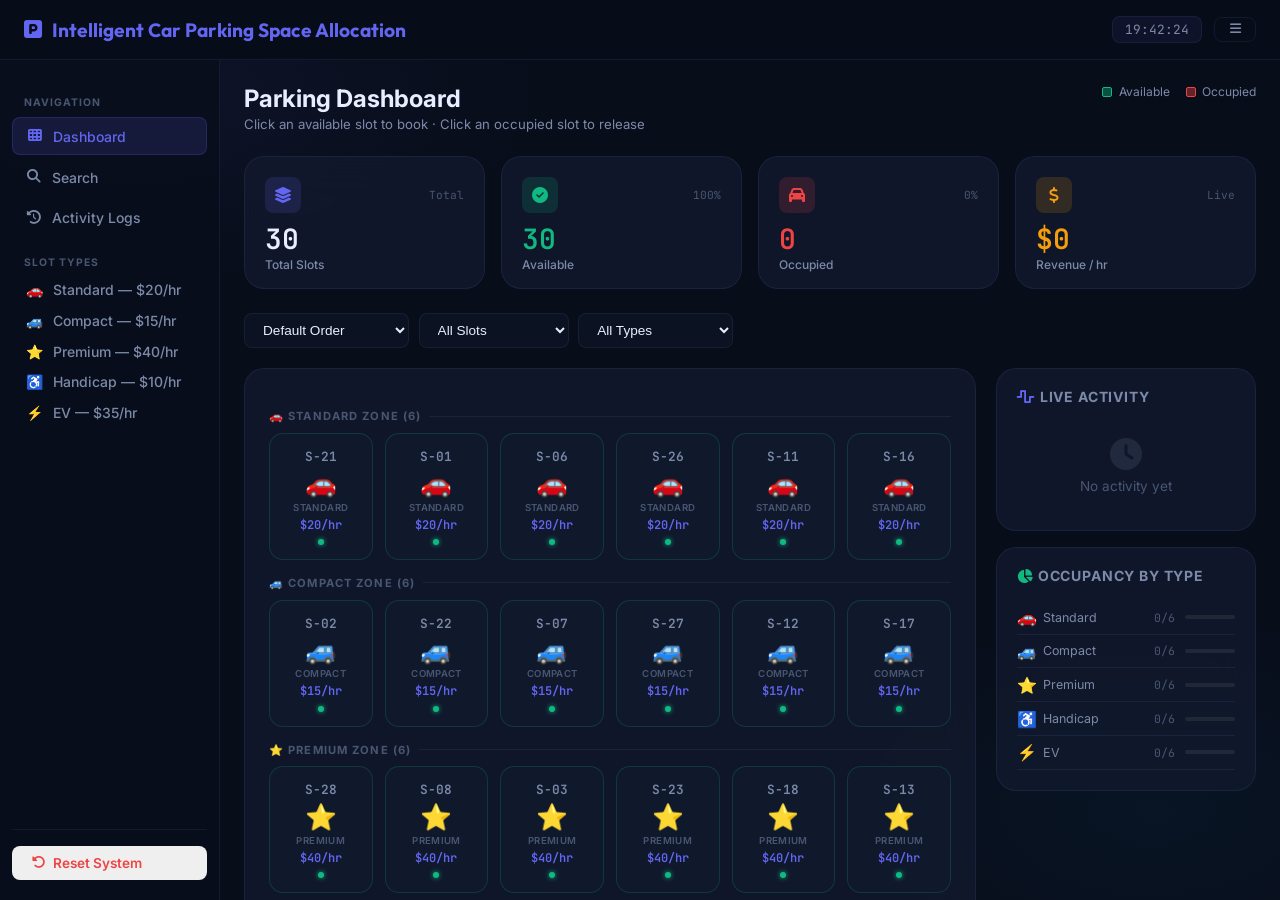
<file: index.html>
<!DOCTYPE html>
<html lang="en">

<head>
    <!-- Course Outcome 5: SEO Meta Tags, Optimization, Deployment -->
    <meta charset="UTF-8">
    <meta name="viewport" content="width=device-width, initial-scale=1.0">
    <title>Intelligent Car Parking Space Allocation — Parking Dashboard</title>
    <link rel="stylesheet" href="css/style.css">
    <link rel="stylesheet" href="https://cdnjs.cloudflare.com/ajax/libs/font-awesome/6.5.0/css/all.min.css">
</head>

<body>
    <div class="app-shell">

        <!-- Course Outcome 1: HTML Document Structure (Headings, Links, Paragraphs) -->
        <!-- Top Bar -->
        <header class="topbar">
            <div class="topbar-logo">
                <i class="fas fa-square-parking"></i> Intelligent Car Parking Space Allocation
            </div>
            <div class="topbar-right">
                <span class="topbar-time" id="liveClock">—</span>
                <button class="topbar-btn" id="mobileMenuBtn"><i class="fas fa-bars"></i></button>
            </div>
        </header>

        <!-- Course Outcome 2: Semantic HTML, Accessibility, Responsive Layouts -->
        <!-- Sidebar -->
        <!-- Course Outcome 1: HTML Links, paragraphs, semantic structure -->
        <!-- Course Outcome 2: Semantic tags (nav, main, section), Accessibility -->
        <nav class="sidebar" id="sidebar">
            <span class="sidebar-section-label">Navigation</span>
            <a href="index.html" class="sidebar-link active"><i class="fas fa-table-cells"></i> Dashboard</a>
            <a href="search.html" class="sidebar-link"><i class="fas fa-magnifying-glass"></i> Search</a>
            <a href="logs.html" class="sidebar-link"><i class="fas fa-clock-rotate-left"></i> Activity Logs</a>

            <span class="sidebar-section-label">Slot Types</span>
            <div class="sidebar-link" style="cursor:default; padding-top:0.3rem; padding-bottom:0.3rem;">
                <span>🚗</span> Standard — $20/hr
            </div>
            <div class="sidebar-link" style="cursor:default; padding-top:0.3rem; padding-bottom:0.3rem;">
                <span>🚙</span> Compact — $15/hr
            </div>
            <div class="sidebar-link" style="cursor:default; padding-top:0.3rem; padding-bottom:0.3rem;">
                <span>⭐</span> Premium — $40/hr
            </div>
            <div class="sidebar-link" style="cursor:default; padding-top:0.3rem; padding-bottom:0.3rem;">
                <span>♿</span> Handicap — $10/hr
            </div>
            <div class="sidebar-link" style="cursor:default; padding-top:0.3rem; padding-bottom:0.3rem;">
                <span>⚡</span> EV — $35/hr
            </div>

            <div class="sidebar-bottom">
                <button class="sidebar-link btn" id="resetAll" style="width:100%; color:var(--danger);">
                    <i class="fas fa-rotate-left"></i> Reset System
                </button>
            </div>
        </nav>

        <!-- Main Content -->
        <main class="main-content">
            <div class="page-header">
                <div>
                    <div class="page-title">Parking Dashboard</div>
                    <div class="page-subtitle">Click an available slot to book · Click an occupied slot to release</div>
                </div>
                <div class="legend">
                    <div class="legend-item">
                        <div class="legend-dot available"></div> Available
                    </div>
                    <div class="legend-item">
                        <div class="legend-dot occupied"></div> Occupied
                    </div>
                </div>
            </div>

            <!-- Stats -->
            <div class="stats-row">
                <div class="stat-card card">
                    <div class="stat-icon-row">
                        <div class="stat-icon blue"><i class="fas fa-layer-group"></i></div>
                        <span class="stat-trend">Total</span>
                    </div>
                    <div class="stat-val" id="statTotal">30</div>
                    <div class="stat-lbl">Total Slots</div>
                </div>
                <div class="stat-card card">
                    <div class="stat-icon-row">
                        <div class="stat-icon green"><i class="fas fa-circle-check"></i></div>
                        <span class="stat-trend" id="statAvailPct">—%</span>
                    </div>
                    <div class="stat-val" id="statAvail" style="color:var(--accent);">0</div>
                    <div class="stat-lbl">Available</div>
                </div>
                <div class="stat-card card">
                    <div class="stat-icon-row">
                        <div class="stat-icon red"><i class="fas fa-car"></i></div>
                        <span class="stat-trend" id="statOccupiedPct">—%</span>
                    </div>
                    <div class="stat-val" id="statOccupied" style="color:var(--danger);">0</div>
                    <div class="stat-lbl">Occupied</div>
                </div>
                <div class="stat-card card">
                    <div class="stat-icon-row">
                        <div class="stat-icon yellow"><i class="fas fa-dollar-sign"></i></div>
                        <span class="stat-trend">Live</span>
                    </div>
                    <div class="stat-val" id="statRevenue" style="color:var(--warning);">$0</div>
                    <div class="stat-lbl">Revenue / hr</div>
                </div>
            </div>

            <!-- Course Outcome 2: Forms, Form elements, Input Handling -->
            <!-- Toolbar -->
            <div class="toolbar">
                <select id="sortSelect" class="form-control" style="width:165px;">
                    <option value="">Default Order</option>
                    <option value="price-asc">Price: Low → High</option>
                    <option value="price-desc">Price: High → Low</option>
                    <option value="id-asc">Slot ID: A → Z</option>
                    <option value="type-asc">Type: A → Z</option>
                </select>
                <select id="filterSelect" class="form-control" style="width:150px;">
                    <option value="">All Slots</option>
                    <option value="available">Available Only</option>
                    <option value="occupied">Occupied Only</option>
                </select>
                <select id="typeFilter" class="form-control" style="width:155px;">
                    <option value="">All Types</option>
                    <option value="Standard">Standard</option>
                    <option value="Compact">Compact</option>
                    <option value="Premium">Premium</option>
                    <option value="Handicap">Handicap</option>
                    <option value="EV">EV Charging</option>
                </select>
            </div>

            <!-- Lot Grid + Right Panel -->
            <div class="lot-section">
                <section class="card" style="padding:1.5rem;">
                    <div id="slotGrid"></div>
                </section>

                <aside style="display:flex; flex-direction:column; gap:1rem;">
                    <div class="card panel">
                        <h3><i class="fas fa-wave-square" style="color:var(--primary);"></i> Live Activity</h3>
                        <div class="log-list" id="sidebarLogs">
                            <div class="empty-state" style="padding:1.5rem 0;">
                                <i class="fas fa-clock"></i>
                                <p>No activity yet</p>
                            </div>
                        </div>
                    </div>
                    <div class="card panel">
                        <h3><i class="fas fa-chart-pie" style="color:var(--accent);"></i> Occupancy by Type</h3>
                        <div id="typeBreakdown"></div>
                    </div>
                </aside>
            </div>
        </main>
    </div>

    <!-- Course Outcome 2: Advanced input attributes, Forms validation -->
    <!-- Booking Modal -->
    <div class="modal-overlay" id="bookingModal">
        <div class="modal card">
            <div class="modal-header">
                <h2 id="modalTitle">Book Slot</h2>
                <button class="modal-close" id="closeBooking"><i class="fas fa-xmark"></i></button>
            </div>
            <div class="slot-info-box" id="bookingSlotInfo"></div>
            <div class="form-group">
                <label class="form-label">Vehicle Plate Number *</label>
                <input type="text" id="plateInput" class="form-control" placeholder="e.g. MH-12-AB-3456" maxlength="15"
                    style="width:100%;">
            </div>
            <div class="form-group">
                <label class="form-label">Owner Name</label>
                <input type="text" id="ownerInput" class="form-control" placeholder="e.g. Rahul Sharma"
                    style="width:100%;">
            </div>
            <div class="modal-footer">
                <button class="btn btn-ghost" id="cancelBooking">Cancel</button>
                <button class="btn btn-primary" id="confirmBooking"><i class="fas fa-check"></i> Confirm
                    Booking</button>
            </div>
        </div>
    </div>

    <!-- Release Modal -->
    <div class="modal-overlay" id="releaseModal">
        <div class="modal card">
            <div class="modal-header">
                <h2>Release Slot</h2>
                <button class="modal-close" id="closeRelease"><i class="fas fa-xmark"></i></button>
            </div>
            <div class="slot-info-box" id="releaseSlotInfo"
                style="border-color:rgba(239,68,68,0.2);background:rgba(239,68,68,0.05);"></div>
            <div class="modal-footer">
                <button class="btn btn-ghost" id="cancelRelease">Cancel</button>
                <button class="btn btn-danger" id="confirmRelease"><i class="fas fa-lock-open"></i> Release
                    Slot</button>
            </div>
        </div>
    </div>

    <div id="toast-wrap" class="toast-wrap"></div>
    <script src="js/nav.js"></script>
    <script type="module" src="js/dashboard.js"></script>
</body>

</html>
</file>
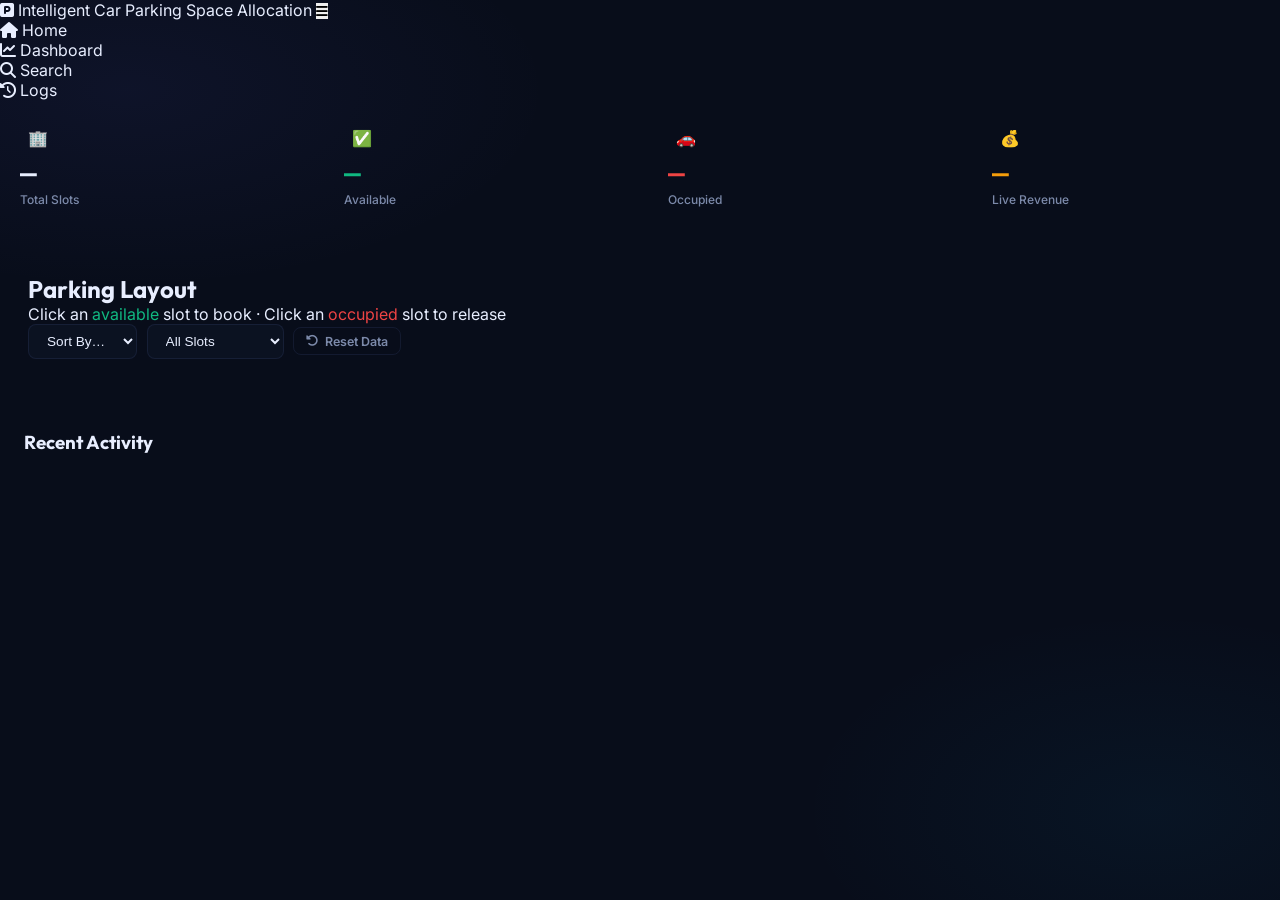
<file: dashboard.html>
<!DOCTYPE html>
<html lang="en">

<head>
    <!-- Course Outcome 5: SEO meta tags -->
    <meta charset="UTF-8">
    <meta name="viewport" content="width=device-width, initial-scale=1.0">
    <title>Intelligent Car Parking Space Allocation — Dashboard</title>
    <meta name="description" content="Manage parking slots in real time. Book, release, and sort slots with one click.">
    <link rel="stylesheet" href="css/style.css">
    <link rel="stylesheet" href="https://cdnjs.cloudflare.com/ajax/libs/font-awesome/6.5.0/css/all.min.css">
</head>

<body>    <!-- Course Outcome 1: HTML Navigation links -->
    <!-- Course Outcome 2: Semantic HTML tags (nav), Accessibility attributes (aria-label) -->    <!-- ── Navbar ─────────────────────────────────────── -->
    <nav class="navbar">
        <a href="index.html" class="nav-logo">
            <i class="fas fa-square-parking"></i> Intelligent Car Parking Space Allocation
        </a>
        <button class="nav-toggle" id="navToggle" aria-label="Toggle menu">
            <i class="fas fa-bars"></i>
        </button>
        <ul class="nav-links" id="navLinks">
            <li><a href="index.html" class="nav-link"><i class="fas fa-house"></i> Home</a></li>
            <li><a href="dashboard.html" class="nav-link active"><i class="fas fa-chart-line"></i> Dashboard</a></li>
            <li><a href="search.html" class="nav-link"><i class="fas fa-magnifying-glass"></i> Search</a></li>
            <li><a href="logs.html" class="nav-link"><i class="fas fa-clock-rotate-left"></i> Logs</a></li>
        </ul>
    </nav>

    <!-- ── Page Content ───────────────────────────────── -->
    <div class="page-wrap">
        <!-- Course Outcome 2: Comprehensive CSS Layouts (Flexbox, CSS Grid) -->
        <!-- Stats Row -->
        <div class="stats-row" id="statsRow">
            <div class="stat-card glass">
                <div class="stat-icon">🏢</div>
                <div class="stat-val" id="statTotal">—</div>
                <div class="stat-lbl">Total Slots</div>
            </div>
            <div class="stat-card glass">
                <div class="stat-icon" style="color:var(--accent);">✅</div>
                <div class="stat-val" id="statAvail" style="color:var(--accent);">—</div>
                <div class="stat-lbl">Available</div>
            </div>
            <div class="stat-card glass">
                <div class="stat-icon" style="color:var(--danger);">🚗</div>
                <div class="stat-val" id="statOccupied" style="color:var(--danger);">—</div>
                <div class="stat-lbl">Occupied</div>
            </div>
            <div class="stat-card glass">
                <div class="stat-icon" style="color:var(--warning);">💰</div>
                <div class="stat-val" id="statRevenue" style="color:var(--warning);">—</div>
                <div class="stat-lbl">Live Revenue</div>
            </div>
        </div>

        <!-- Dashboard Layout -->
        <div class="dash-layout">
            <!-- Main: Slot Grid -->
            <section class="glass" style="padding: 1.75rem;">
                <h2 class="section-title">Parking Layout</h2>
                <p class="section-sub">Click an <span style="color:var(--accent)">available</span> slot to book · Click
                    an <span style="color:var(--danger)">occupied</span> slot to release</p>

                <!-- Toolbar -->
                <div class="toolbar">
                    <select id="sortField" class="form-control" style="max-width:160px;">
                        <option value="">Sort By…</option>
                        <option value="price-asc">Price ↑</option>
                        <option value="price-desc">Price ↓</option>
                        <option value="id-asc">ID ↑</option>
                        <option value="type-asc">Type A–Z</option>
                    </select>
                    <select id="filterStatus" class="form-control" style="max-width:150px;">
                        <option value="">All Slots</option>
                        <option value="available">Available only</option>
                        <option value="occupied">Occupied only</option>
                    </select>
                    <button class="btn btn-ghost btn-sm" id="resetBtn">
                        <i class="fas fa-rotate-left"></i> Reset Data
                    </button>
                </div>

                <!-- Grid -->
                <!-- Course Outcome 2: Semantic sections for responsive layout -->
                <div class="slot-grid" id="slotGrid">
                    <!-- injected by dashboard.js -->
                </div>
            </section>

            <!-- Sidebar: recent logs -->
            <aside class="dash-sidebar">
                <div class="glass" style="padding:1.5rem;">
                    <h3 class="section-title" style="margin-bottom:1rem;">Recent Activity</h3>
                    <div class="log-list" id="sidebarLogs">
                        <!-- injected by dashboard.js -->
                    </div>
                </div>
            </aside>
        </div>
    </div>
    <!-- Course Outcome 2: Forms with validation (input elements, labels) -->
    <!-- Course Outcome 2: Semantic form structure and accessibility (form-label, form-control) -->    <!-- ── Booking Modal ───────────────────────────────── -->
    <div class="modal-overlay" id="bookingModal">
        <div class="modal glass">
            <div class="modal-header">
                <h2 id="modalTitle">Book Slot</h2>
                <button class="modal-close" id="closeModal"><i class="fas fa-xmark"></i></button>
            </div>

            <div id="modalSlotInfo"
                style="margin-bottom:1.25rem; padding:1rem; border-radius:var(--radius); background:rgba(99,102,241,0.07); border:1px solid rgba(99,102,241,0.15); font-size:0.875rem; color:var(--text-muted);">
            </div>

            <div class="form-group">
                <label class="form-label" for="carNumber">Vehicle Plate Number *</label>
                <input type="text" id="carNumber" class="form-control" placeholder="e.g. MH-12-AB-3456" maxlength="15">
            </div>
            <div class="form-group">
                <label class="form-label" for="ownerName">Owner Name</label>
                <input type="text" id="ownerName" class="form-control" placeholder="e.g. Rahul Sharma">
            </div>

            <div class="modal-footer">
                <button class="btn btn-ghost" id="cancelBooking">Cancel</button>
                <button class="btn btn-primary" id="confirmBooking">
                    <i class="fas fa-check"></i> Confirm Booking
                </button>
            </div>
        </div>
    </div>

    <!-- ── Release Confirm Modal ──────────────────────── -->
    <div class="modal-overlay" id="releaseModal">
        <div class="modal glass">
            <div class="modal-header">
                <h2>Release Slot</h2>
                <button class="modal-close" id="closeRelease"><i class="fas fa-xmark"></i></button>
            </div>
            <p style="margin-bottom:1.25rem; color:var(--text-muted); font-size:0.9rem;">
                Are you sure you want to free up this slot?
            </p>
            <div id="releaseSlotInfo"
                style="margin-bottom:1.25rem; padding:1rem; border-radius:var(--radius); background:rgba(239,68,68,0.07); border:1px solid rgba(239,68,68,0.2); font-size:0.875rem;">
            </div>
            <div class="modal-footer">
                <button class="btn btn-ghost" id="cancelRelease">Cancel</button>
                <button class="btn btn-danger" id="confirmRelease">
                    <i class="fas fa-lock-open"></i> Release Slot
                </button>
            </div>
        </div>
    </div>

    <div id="toast-wrap" class="toast-wrap"></div>
    <script src="js/nav.js"></script>
    <script type="module" src="js/dashboard.js"></script>
</body>

</html>
</file>
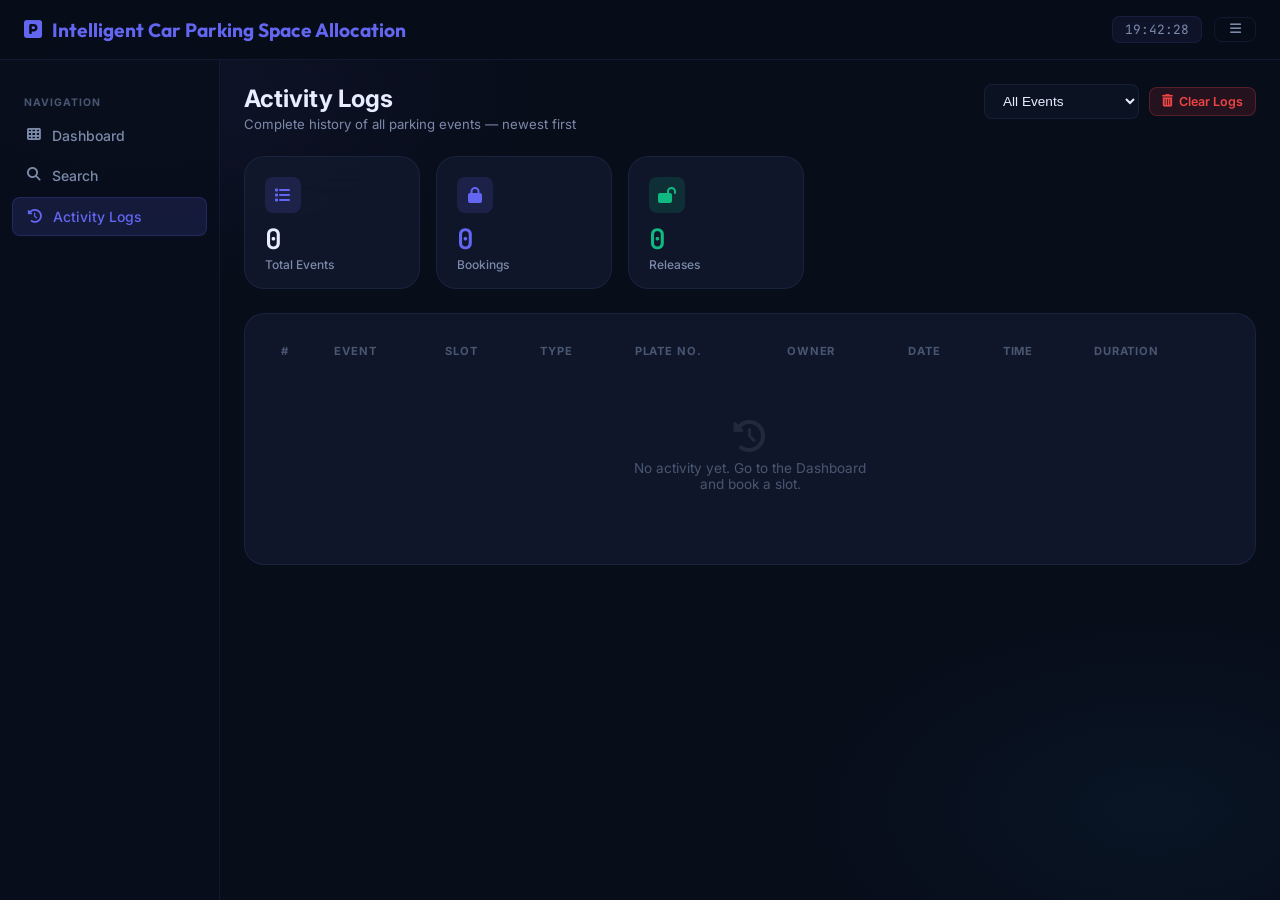
<file: logs.html>
<!DOCTYPE html>
<html lang="en">

<head>
    <!-- Course Outcome 5: SEO Meta Tags, Optimization, Deployment -->
    <meta charset="UTF-8">
    <meta name="viewport" content="width=device-width, initial-scale=1.0">
    <title>Intelligent Car Parking Space Allocation — Activity Logs</title>
    <meta name="description" content="View complete activity logs of all parking slot bookings and releases with timestamps and car numbers.">
    <link rel="stylesheet" href="css/style.css">
    <link rel="stylesheet" href="https://cdnjs.cloudflare.com/ajax/libs/font-awesome/6.5.0/css/all.min.css">
</head>

<body>
    <!-- Course Outcome 2: Semantic HTML Tags & Accessibility -->
    <!-- Semantic structure: <header>, <nav>, <main> for better document structure and accessibility -->
    <div class="app-shell">

        <header class="topbar">
            <div class="topbar-logo"><i class="fas fa-square-parking"></i> Intelligent Car Parking Space Allocation
            </div>
            <div class="topbar-right">
                <span class="topbar-time" id="liveClock">—</span>
                <button class="topbar-btn" id="mobileMenuBtn"><i class="fas fa-bars"></i></button>
            </div>
        </header>

        <nav class="sidebar" id="sidebar">
            <span class="sidebar-section-label">Navigation</span>
            <a href="index.html" class="sidebar-link"><i class="fas fa-table-cells"></i> Dashboard</a>
            <a href="search.html" class="sidebar-link"><i class="fas fa-magnifying-glass"></i> Search</a>
            <a href="logs.html" class="sidebar-link active"><i class="fas fa-clock-rotate-left"></i> Activity Logs</a>
        </nav>

        <main class="main-content">
            <div class="page-header">
                <div>
                    <div class="page-title">Activity Logs</div>
                    <div class="page-subtitle">Complete history of all parking events — newest first</div>
                </div>
                <div style="display:flex; gap:0.6rem; align-items:center;">
                    <select id="logFilter" class="form-control" style="width:155px;">
                        <option value="">All Events</option>
                        <option value="Booked">Booked only</option>
                        <option value="Released">Released only</option>
                    </select>
                    <button class="btn btn-danger btn-sm" id="clearLogsBtn">
                        <i class="fas fa-trash-can"></i> Clear Logs
                    </button>
                </div>
            </div>

            <!-- Stats -->
            <div class="stats-row" style="grid-template-columns:repeat(3,1fr); max-width:560px; margin-bottom:1.5rem;">
                <div class="stat-card card">
                    <div class="stat-icon-row">
                        <div class="stat-icon blue"><i class="fas fa-list"></i></div>
                    </div>
                    <div class="stat-val" id="logTotal">0</div>
                    <div class="stat-lbl">Total Events</div>
                </div>
                <div class="stat-card card">
                    <div class="stat-icon-row">
                        <div class="stat-icon blue"><i class="fas fa-lock"></i></div>
                    </div>
                    <div class="stat-val" id="logBooked" style="color:var(--primary);">0</div>
                    <div class="stat-lbl">Bookings</div>
                </div>
                <div class="stat-card card">
                    <div class="stat-icon-row">
                        <div class="stat-icon green"><i class="fas fa-lock-open"></i></div>
                    </div>
                    <div class="stat-val" id="logReleased" style="color:var(--accent);">0</div>
                    <div class="stat-lbl">Releases</div>
                </div>
            </div>

            <!-- Course Outcome 2: Semantic & Structured Content (Tables, Semantic tags) -->
            <!-- Table -->
            <section class="card" style="padding:1.5rem; overflow-x:auto;">
                <table class="log-table" id="logTable">
                    <thead>
                        <tr>
                            <th>#</th>
                            <th>Event</th>
                            <th>Slot</th>
                            <th>Type</th>
                            <th>Plate No.</th>
                            <th>Owner</th>
                            <th>Date</th>
                            <th>Time</th>
                            <th>Duration</th>
                        </tr>
                    </thead>
                    <tbody id="logTableBody"></tbody>
                </table>
                <div id="logEmpty" class="empty-state" style="display:none;">
                    <i class="fas fa-clock-rotate-left"></i>
                    <p>No activity yet. Go to the Dashboard and book a slot.</p>
                </div>
            </section>
        </main>
    </div>

    <div id="toast-wrap" class="toast-wrap"></div>
    <script src="js/nav.js"></script>
    <script type="module" src="js/logs.js"></script>
</body>

</html>
</file>
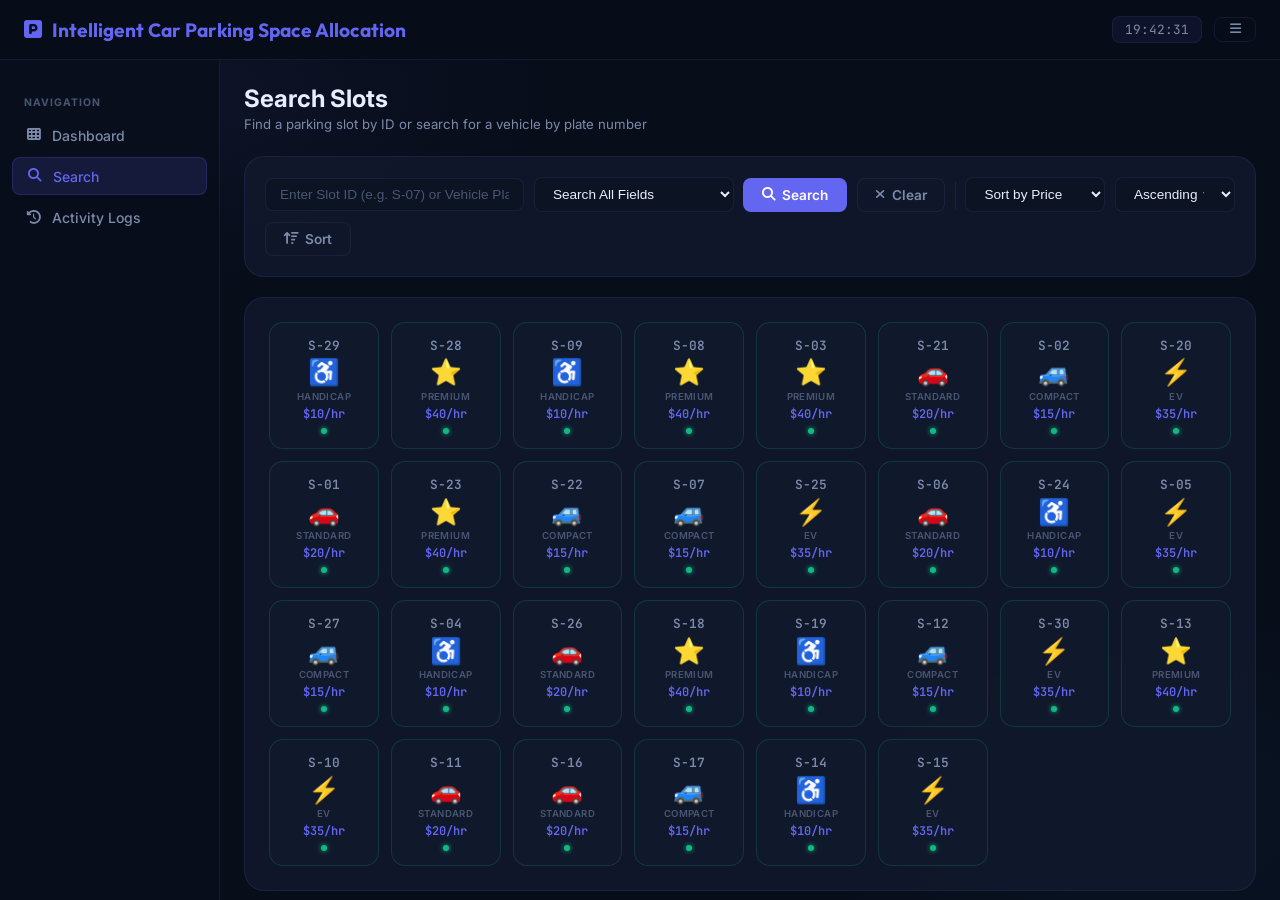
<file: search.html>
<!DOCTYPE html>
<html lang="en">

<head>
    <!-- Course Outcome 5: SEO Meta Tags, Optimization, Deployment -->
    <meta charset="UTF-8">
    <meta name="viewport" content="width=device-width, initial-scale=1.0">
    <title>Intelligent Car Parking Space Allocation — Search</title>
    <meta name="description" content="Search, filter, and sort parking slots by ID, type, status, and price. Binary and linear search algorithms for instant results.">
    <link rel="stylesheet" href="css/style.css">
    <link rel="stylesheet" href="https://cdnjs.cloudflare.com/ajax/libs/font-awesome/6.5.0/css/all.min.css">
</head>

<body>
    <!-- Course Outcome 2: Semantic HTML Tags & Accessibility -->
    <!-- Semantic structure: <header>, <nav>, <main> for better document structure and accessibility -->
    <div class="app-shell">

        <header class="topbar">
            <div class="topbar-logo"><i class="fas fa-square-parking"></i> Intelligent Car Parking Space Allocation
            </div>
            <div class="topbar-right">
                <span class="topbar-time" id="liveClock">—</span>
                <button class="topbar-btn" id="mobileMenuBtn"><i class="fas fa-bars"></i></button>
            </div>
        </header>

        <nav class="sidebar" id="sidebar">
            <span class="sidebar-section-label">Navigation</span>
            <a href="index.html" class="sidebar-link"><i class="fas fa-table-cells"></i> Dashboard</a>
            <a href="search.html" class="sidebar-link active"><i class="fas fa-magnifying-glass"></i> Search</a>
            <a href="logs.html" class="sidebar-link"><i class="fas fa-clock-rotate-left"></i> Activity Logs</a>
        </nav>

        <main class="main-content">
            <div class="page-header">
                <div>
                    <div class="page-title">Search Slots</div>
                    <div class="page-subtitle">Find a parking slot by ID or search for a vehicle by plate number</div>
                </div>
            </div>

            <!-- Course Outcome 2: Forms & Input Handling (Forms, Form elements, Input types) -->
            <!-- Course Outcome 2: Advanced input attributes (placeholder, type) -->
            <!-- Search Box -->
            <div class="search-box-wrap">
                <input type="text" id="searchInput" class="form-control"
                    placeholder="Enter Slot ID (e.g. S-07) or Vehicle Plate…" style="flex:1; min-width:220px;">

                <select id="algoSelect" class="form-control" style="width:200px;">
                    <option value="linear">Search All Fields</option>
                    <option value="binary">Search by Exact Slot ID</option>
                </select>

                <button class="btn btn-primary" id="searchBtn">
                    <i class="fas fa-magnifying-glass"></i> Search
                </button>
                <button class="btn btn-ghost" id="clearBtn"><i class="fas fa-xmark"></i> Clear</button>

                <!-- Divider -->
                <div style="width:1px; height:28px; background:var(--border);"></div>

                <!-- Sort controls -->
                <select id="sortField" class="form-control" style="width:140px;">
                    <option value="price">Sort by Price</option>
                    <option value="id">Sort by Slot ID</option>
                    <option value="type">Sort by Type</option>
                </select>
                <select id="sortDir" class="form-control" style="width:120px;">
                    <option value="asc">Ascending ↑</option>
                    <option value="desc">Descending ↓</option>
                </select>
                <button class="btn btn-ghost" id="sortBtn">
                    <i class="fas fa-arrow-up-wide-short"></i> Sort
                </button>
            </div>

            <!-- Result summary bar -->
            <div id="resultMeta" style="display:none; align-items:center; gap:1.25rem; flex-wrap:wrap;
         font-size:0.82rem; color:var(--text-dim); padding:0.65rem 1rem; margin-bottom:1.25rem;
         background:rgba(99,102,241,0.05); border:1px solid rgba(99,102,241,0.12);
         border-radius:var(--radius-sm);">
                <span>Results: <strong id="metaCount" style="color:var(--text);">—</strong></span>
                <span>Status: <strong id="metaStatus" style="color:var(--text);">—</strong></span>
            </div>

            <!-- Results -->
            <section class="card" style="padding:1.5rem;">
                <div class="slot-grid" id="resultGrid"></div>
            </section>
        </main>
    </div>

    <div id="toast-wrap" class="toast-wrap"></div>
    <script src="js/nav.js"></script>
    <script type="module" src="js/search.js"></script>
</body>

</html>
</file>
<file: css/style.css>
/*
 * ================================================================
 * PARKX — MANAGEMENT SYSTEM STYLESHEET
 * Dark, dense, operational UI — built for managers, not marketing
 * ================================================================
 */

@import url('https://fonts.googleapis.com/css2?family=Inter:wght@300;400;500;600;700&family=JetBrains+Mono:wght@400;600&family=Outfit:wght@600;700;800&display=swap');

/* Course Outcome 1: CSS Syntax, Core Selectors, Typography, Color representations, Spacing */
/* ── 1. Design Tokens ── */
:root {
    --primary: #6366f1;
    --primary-d: #4f46e5;
    --primary-glow: rgba(99, 102, 241, 0.3);
    --accent: #10b981;
    --danger: #ef4444;
    --warning: #f59e0b;
    --sky: #0ea5e9;

    --bg: #080d1a;
    --bg-panel: rgba(13, 19, 35, 0.9);
    --bg-card: rgba(18, 26, 46, 0.8);
    --bg-hover: rgba(30, 41, 68, 0.9);
    --text: #e8eeff;
    --text-dim: #7c8aaa;
    --text-muted: #495672;
    --border: rgba(99, 120, 200, 0.12);
    --border-bright: rgba(99, 120, 200, 0.25);

    --radius-sm: 0.5rem;
    --radius: 0.875rem;
    --radius-lg: 1.25rem;
    --blur: blur(20px);
    --nav-h: 60px;
    --sidebar-w: 220px;
    --shadow-lg: 0 24px 60px rgba(0, 0, 0, 0.6);
}

/* ── 2. Reset ── */
*,
*::before,
*::after {
    box-sizing: border-box;
    margin: 0;
    padding: 0;
}

html {
    scroll-behavior: smooth;
}

body {
    font-family: 'Inter', sans-serif;
    background: var(--bg);
    color: var(--text);
    min-height: 100vh;
    overflow-x: hidden;
    background-image:
        radial-gradient(ellipse 60% 40% at 10% 10%, rgba(99, 102, 241, 0.07) 0, transparent 55%),
        radial-gradient(ellipse 50% 40% at 90% 90%, rgba(14, 165, 233, 0.05) 0, transparent 55%);
}

h1,
h2,
h3,
h4 {
    font-family: 'Outfit', sans-serif;
    line-height: 1.2;
}

a {
    color: inherit;
    text-decoration: none;
}

ul {
    list-style: none;
}

button {
    cursor: pointer;
    font-family: 'Inter', sans-serif;
    border: none;
}

/* ── 3. Glass Card ── */
.card {
    background: var(--bg-card);
    backdrop-filter: var(--blur);
    -webkit-backdrop-filter: var(--blur);
    border: 1px solid var(--border);
    border-radius: var(--radius-lg);
}

/* Course Outcome 2: Comprehensive CSS Layouts (Flexbox, CSS Grid) */
/* ── 4. App Shell Layout ── */
.app-shell {
    display: grid;
    grid-template-rows: var(--nav-h) 1fr;
    grid-template-columns: var(--sidebar-w) 1fr;
    grid-template-areas:
        "nav  nav"
        "side main";
    min-height: 100vh;
}

/* ── 5. Top Navbar ── */
.topbar {
    grid-area: nav;
    display: flex;
    align-items: center;
    justify-content: space-between;
    padding: 0 1.5rem;
    background: rgba(8, 13, 26, 0.95);
    border-bottom: 1px solid var(--border);
    backdrop-filter: blur(10px);
    position: sticky;
    top: 0;
    z-index: 100;
}

.topbar-logo {
    display: flex;
    align-items: center;
    gap: 0.6rem;
    font-family: 'Outfit', sans-serif;
    font-size: 1.2rem;
    font-weight: 700;
    color: var(--primary);
}

.topbar-logo i {
    font-size: 1.3rem;
}

.topbar-right {
    display: flex;
    align-items: center;
    gap: 0.75rem;
}

.topbar-time {
    font-family: 'JetBrains Mono', monospace;
    font-size: 0.8rem;
    color: var(--text-dim);
    padding: 0.25rem 0.75rem;
    background: rgba(99, 102, 241, 0.08);
    border: 1px solid var(--border);
    border-radius: var(--radius-sm);
}

/* Course Outcome 2: CSS Transitions for smooth interactions (transition property) */
.topbar-btn {
    padding: 0.35rem 0.9rem;
    border-radius: var(--radius-sm);
    font-size: 0.8rem;
    font-weight: 600;
    color: var(--text-dim);
    background: transparent;
    border: 1px solid var(--border);
    transition: all 0.2s;
    display: flex;
    align-items: center;
    gap: 0.4rem;
}

.topbar-btn:hover {
    border-color: var(--primary);
    color: var(--primary);
}

/* ── 6. Sidebar ── */
.sidebar {
    grid-area: side;
    padding: 1.25rem 0.75rem;
    background: rgba(8, 13, 26, 0.85);
    border-right: 1px solid var(--border);
    display: flex;
    flex-direction: column;
    gap: 0.25rem;
    position: sticky;
    top: var(--nav-h);
    height: calc(100vh - var(--nav-h));
    overflow-y: auto;
}

.sidebar-section-label {
    font-size: 0.65rem;
    font-weight: 700;
    letter-spacing: 0.1em;
    text-transform: uppercase;
    color: var(--text-muted);
    padding: 0.5rem 0.75rem 0.25rem;
    margin-top: 0.5rem;
}

.sidebar-link {
    display: flex;
    align-items: center;
    gap: 0.65rem;
    padding: 0.6rem 0.85rem;
    border-radius: var(--radius-sm);
    font-size: 0.875rem;
    font-weight: 500;
    color: var(--text-dim);
    transition: all 0.2s;
}

.sidebar-link i {
    width: 16px;
    text-align: center;
    font-size: 0.85rem;
}

.sidebar-link:hover {
    background: var(--bg-hover);
    color: var(--text);
}

.sidebar-link.active {
    background: rgba(99, 102, 241, 0.15);
    color: var(--primary);
    border: 1px solid rgba(99, 102, 241, 0.2);
}

.sidebar-bottom {
    margin-top: auto;
    padding-top: 1rem;
    border-top: 1px solid var(--border);
}

/* ── 7. Main Content ── */
.main-content {
    grid-area: main;
    padding: 1.5rem;
    overflow-y: auto;
    max-height: calc(100vh - var(--nav-h));
}

/* ── 8. Page Header ── */
.page-header {
    display: flex;
    align-items: flex-start;
    justify-content: space-between;
    margin-bottom: 1.5rem;
    gap: 1rem;
    flex-wrap: wrap;
}

.page-title {
    font-size: 1.5rem;
    font-weight: 700;
}

.page-subtitle {
    font-size: 0.825rem;
    color: var(--text-dim);
    margin-top: 0.2rem;
}

/* ── 9. Stats Row ── */
.stats-row {
    display: grid;
    grid-template-columns: repeat(auto-fit, minmax(170px, 1fr));
    gap: 1rem;
    margin-bottom: 1.5rem;
}

.stat-card {
    padding: 1.25rem 1.25rem 1rem;
    display: flex;
    flex-direction: column;
    gap: 0.25rem;
}

.stat-icon-row {
    display: flex;
    align-items: center;
    justify-content: space-between;
    margin-bottom: 0.5rem;
}

.stat-icon {
    width: 36px;
    height: 36px;
    border-radius: var(--radius-sm);
    display: flex;
    align-items: center;
    justify-content: center;
    font-size: 1rem;
}

.stat-icon.blue {
    background: rgba(99, 102, 241, 0.15);
    color: var(--primary);
}

.stat-icon.green {
    background: rgba(16, 185, 129, 0.15);
    color: var(--accent);
}

.stat-icon.red {
    background: rgba(239, 68, 68, 0.15);
    color: var(--danger);
}

.stat-icon.yellow {
    background: rgba(245, 158, 11, 0.15);
    color: var(--warning);
}

.stat-val {
    font-family: 'JetBrains Mono', monospace;
    font-size: 1.75rem;
    font-weight: 600;
    line-height: 1;
}

.stat-lbl {
    font-size: 0.75rem;
    color: var(--text-dim);
    font-weight: 500;
}

.stat-trend {
    font-size: 0.7rem;
    color: var(--text-muted);
    font-family: 'JetBrains Mono', monospace;
}

/* ── 10. Toolbar ── */
.toolbar {
    display: flex;
    gap: 0.6rem;
    align-items: center;
    flex-wrap: wrap;
    margin-bottom: 1.25rem;
}

.form-control {
    background: rgba(13, 19, 35, 0.9);
    border: 1px solid var(--border);
    border-radius: var(--radius-sm);
    padding: 0.5rem 0.875rem;
    color: var(--text);
    font-size: 0.85rem;
    outline: none;
    transition: border-color 0.2s, box-shadow 0.2s;
}

.form-control::placeholder {
    color: var(--text-muted);
}

.form-control:focus {
    border-color: var(--primary);
    box-shadow: 0 0 0 2px rgba(99, 102, 241, 0.18);
}

.form-label {
    display: block;
    font-size: 0.78rem;
    font-weight: 500;
    color: var(--text-dim);
    margin-bottom: 0.35rem;
}

.form-group {
    margin-bottom: 1rem;
}

/* ── 11. Buttons ── */
.btn {
    display: inline-flex;
    align-items: center;
    gap: 0.4rem;
    padding: 0.5rem 1.1rem;
    border-radius: var(--radius-sm);
    font-size: 0.85rem;
    font-weight: 600;
    transition: all 0.2s;
    border: 1px solid transparent;
    white-space: nowrap;
}

.btn-primary {
    background: var(--primary);
    color: #fff;
}

.btn-primary:hover {
    background: var(--primary-d);
    box-shadow: 0 0 16px var(--primary-glow);
}

.btn-ghost {
    background: transparent;
    border-color: var(--border);
    color: var(--text-dim);
}

.btn-ghost:hover {
    border-color: var(--primary);
    color: var(--primary);
}

.btn-danger {
    background: rgba(239, 68, 68, 0.12);
    border-color: rgba(239, 68, 68, 0.25);
    color: var(--danger);
}

.btn-danger:hover {
    background: rgba(239, 68, 68, 0.2);
}

.btn-sm {
    padding: 0.35rem 0.75rem;
    font-size: 0.78rem;
}

/* ── 12. Slot Grid (Parking Lot) ── */
.lot-section {
    display: grid;
    grid-template-columns: 1fr 260px;
    gap: 1.25rem;
    align-items: start;
}

/* Course Outcome 2: Responsive layouts (Media queries) */
@media (max-width: 1100px) {
    .lot-section {
        grid-template-columns: 1fr;
    }
}

.lot-zone-label {
    font-size: 0.7rem;
    font-weight: 700;
    letter-spacing: 0.1em;
    text-transform: uppercase;
    color: var(--text-muted);
    margin: 1rem 0 0.6rem;
    display: flex;
    align-items: center;
    gap: 0.5rem;
}

.lot-zone-label::after {
    content: '';
    flex: 1;
    height: 1px;
    background: var(--border);
}

.slot-grid {
    display: grid;
    grid-template-columns: repeat(auto-fill, minmax(100px, 1fr));
    gap: 0.75rem;
}

.slot-card {
    border-radius: var(--radius);
    border: 1px solid var(--border);
    background: var(--bg-card);
    display: flex;
    flex-direction: column;
    align-items: center;
    justify-content: center;
    padding: 0.875rem 0.5rem;
    gap: 0.25rem;
    cursor: pointer;
    transition: transform 0.25s cubic-bezier(0.34, 1.4, 0.64, 1),
        border-color 0.2s, box-shadow 0.2s;
    position: relative;
    user-select: none;
    text-align: center;
}

.slot-card:hover {
    transform: translateY(-4px);
    box-shadow: 0 8px 24px rgba(0, 0, 0, 0.4);
}

.slot-card.available {
    border-color: rgba(16, 185, 129, 0.2);
}

.slot-card.available:hover {
    border-color: rgba(16, 185, 129, 0.5);
    box-shadow: 0 8px 24px rgba(16, 185, 129, 0.1);
}

.slot-card.occupied {
    border-color: rgba(239, 68, 68, 0.2);
    background: rgba(239, 68, 68, 0.04);
}

.slot-card.occupied:hover {
    border-color: rgba(239, 68, 68, 0.5);
}

.slot-number {
    font-family: 'JetBrains Mono', monospace;
    font-size: 0.8rem;
    font-weight: 600;
    color: var(--text-dim);
}

.slot-icon {
    font-size: 1.6rem;
    margin: 0.1rem 0;
    line-height: 1;
}

.slot-type-badge {
    font-size: 0.6rem;
    font-weight: 600;
    text-transform: uppercase;
    letter-spacing: 0.04em;
    color: var(--text-muted);
}

.slot-price {
    font-family: 'JetBrains Mono', monospace;
    font-size: 0.75rem;
    font-weight: 600;
    color: var(--primary);
}

.slot-car-tag {
    font-size: 0.6rem;
    font-weight: 600;
    color: var(--warning);
    background: rgba(245, 158, 11, 0.1);
    padding: 0.1rem 0.4rem;
    border-radius: 3px;
    margin-top: 0.1rem;
    max-width: 90px;
    overflow: hidden;
    text-overflow: ellipsis;
    white-space: nowrap;
}

.slot-avail-dot {
    width: 6px;
    height: 6px;
    background: var(--accent);
    border-radius: 50%;
    box-shadow: 0 0 5px var(--accent);
    margin-top: 0.15rem;
}

/* ── 13. Sidebar Panel (Right) ── */
.panel {
    padding: 1.25rem;
}

.panel h3 {
    font-size: 0.875rem;
    font-weight: 700;
    margin-bottom: 1rem;
    color: var(--text-dim);
    text-transform: uppercase;
    letter-spacing: 0.06em;
    font-family: 'Inter', sans-serif;
}

/* ── 14. Log Entries ── */
.log-list {
    display: flex;
    flex-direction: column;
    gap: 0.4rem;
}

.log-entry {
    display: flex;
    align-items: center;
    gap: 0.75rem;
    padding: 0.65rem 0.75rem;
    border-radius: var(--radius-sm);
    background: rgba(255, 255, 255, 0.02);
    border: 1px solid var(--border);
    transition: background 0.15s;
    animation: fadeIn 0.3s ease;
}

.log-entry:hover {
    background: rgba(255, 255, 255, 0.04);
}

.log-dot {
    width: 8px;
    height: 8px;
    border-radius: 50%;
    flex-shrink: 0;
}

.log-dot.booked {
    background: var(--primary);
    box-shadow: 0 0 5px var(--primary);
}

.log-dot.released {
    background: var(--accent);
    box-shadow: 0 0 5px var(--accent);
}

.log-body {
    flex: 1;
    min-width: 0;
}

.log-title {
    font-size: 0.8rem;
    font-weight: 600;
    white-space: nowrap;
    overflow: hidden;
    text-overflow: ellipsis;
}

.log-meta {
    font-size: 0.7rem;
    color: var(--text-muted);
    margin-top: 0.1rem;
}

.log-time {
    font-size: 0.68rem;
    color: var(--text-muted);
    white-space: nowrap;
    font-family: 'JetBrains Mono', monospace;
}

/* Course Outcome 2: CSS Animations (@keyframes, animation property) */
@keyframes fadeIn {
    from {
        opacity: 0;
        transform: translateX(8px);
    }

    to {
        opacity: 1;
        transform: translateX(0);
    }
}

/* ── 15. Legend ── */
.legend {
    display: flex;
    gap: 1rem;
    align-items: center;
    flex-wrap: wrap;
}

.legend-item {
    display: flex;
    align-items: center;
    gap: 0.4rem;
    font-size: 0.75rem;
    color: var(--text-dim);
}

.legend-dot {
    width: 10px;
    height: 10px;
    border-radius: 2px;
}

.legend-dot.available {
    background: rgba(16, 185, 129, 0.4);
    border: 1px solid var(--accent);
}

.legend-dot.occupied {
    background: rgba(239, 68, 68, 0.4);
    border: 1px solid var(--danger);
}

/* ── 16. Modal ── */
.modal-overlay {
    position: fixed;
    inset: 0;
    background: rgba(0, 0, 0, 0.75);
    backdrop-filter: blur(6px);
    display: flex;
    align-items: center;
    justify-content: center;
    z-index: 500;
    opacity: 0;
    visibility: hidden;
    transition: opacity 0.25s, visibility 0.25s;
}

.modal-overlay.open {
    opacity: 1;
    visibility: visible;
}

.modal {
    width: 95%;
    max-width: 440px;
    padding: 1.75rem;
    transform: scale(0.94) translateY(8px);
    transition: transform 0.3s cubic-bezier(0.34, 1.3, 0.64, 1);
}

.modal-overlay.open .modal {
    transform: scale(1) translateY(0);
}

.modal-header {
    display: flex;
    justify-content: space-between;
    align-items: center;
    margin-bottom: 1.25rem;
}

.modal-header h2 {
    font-size: 1.15rem;
}

.modal-close {
    background: none;
    border: none;
    color: var(--text-muted);
    font-size: 1.1rem;
    transition: color 0.2s;
}

.modal-close:hover {
    color: var(--danger);
}

.modal-footer {
    display: flex;
    gap: 0.6rem;
    justify-content: flex-end;
    margin-top: 1.25rem;
}

.slot-info-box {
    padding: 0.875rem 1rem;
    background: rgba(99, 102, 241, 0.07);
    border: 1px solid rgba(99, 102, 241, 0.15);
    border-radius: var(--radius-sm);
    font-size: 0.8rem;
    color: var(--text-dim);
    margin-bottom: 1.25rem;
    line-height: 1.6;
}

.slot-info-box strong {
    color: var(--text);
}

/* ── 17. Toast ── */
.toast-wrap {
    position: fixed;
    bottom: 1.5rem;
    right: 1.5rem;
    z-index: 999;
    display: flex;
    flex-direction: column;
    gap: 0.5rem;
}

.toast {
    display: flex;
    align-items: center;
    gap: 0.6rem;
    padding: 0.75rem 1rem;
    border-radius: var(--radius-sm);
    background: rgba(13, 19, 35, 0.97);
    border: 1px solid var(--border);
    backdrop-filter: blur(10px);
    font-size: 0.83rem;
    font-weight: 500;
    box-shadow: var(--shadow-lg);
    max-width: 300px;
    /* Course Outcome 2: CSS animations (animation property, cubic-bezier timing) */
    animation: toastIn 0.35s cubic-bezier(0.34, 1.3, 0.64, 1) forwards;
}

.toast.hide {
    animation: toastOut 0.25s ease forwards;
}

.toast-success {
    border-left: 3px solid var(--accent);
}

.toast-error {
    border-left: 3px solid var(--danger);
}

.toast-info {
    border-left: 3px solid var(--primary);
}

.toast-success i {
    color: var(--accent);
}

.toast-error i {
    color: var(--danger);
}

.toast-info i {
    color: var(--primary);
}

@keyframes toastIn {
    from {
        opacity: 0;
        transform: translateX(30px);
    }

    to {
        opacity: 1;
        transform: translateX(0);
    }
}

@keyframes toastOut {
    to {
        opacity: 0;
        transform: translateX(30px);
    }
}

/* Course Outcome 2: CSS Animations & CSS Transitions */
/* ── 18. Search Page Specific ── */
.search-box-wrap {
    display: flex;
    gap: 0.6rem;
    align-items: center;
    flex-wrap: wrap;
    padding: 1.25rem;
    background: var(--bg-card);
    border: 1px solid var(--border);
    border-radius: var(--radius-lg);
    margin-bottom: 1.25rem;
}

.algo-tag {
    font-size: 0.72rem;
    font-weight: 700;
    padding: 0.2rem 0.55rem;
    border-radius: 4px;
    background: rgba(99, 102, 241, 0.15);
    color: var(--primary);
    font-family: 'JetBrains Mono', monospace;
    border: 1px solid rgba(99, 102, 241, 0.2);
}

.result-meta-bar {
    display: flex;
    align-items: center;
    gap: 1.25rem;
    flex-wrap: wrap;
    font-size: 0.8rem;
    color: var(--text-dim);
    padding: 0.75rem 1rem;
    background: rgba(99, 102, 241, 0.05);
    border: 1px solid rgba(99, 102, 241, 0.1);
    border-radius: var(--radius-sm);
    margin-bottom: 1.25rem;
}

.result-meta-bar strong {
    color: var(--text);
}

/* ── 19. Algorithm Info Cards ── */
.algo-info-grid {
    display: grid;
    grid-template-columns: repeat(auto-fit, minmax(200px, 1fr));
    gap: 1rem;
}

.algo-info-card {
    padding: 1.1rem;
    border-radius: var(--radius);
    border: 1px solid var(--border);
    background: var(--bg-card);
    font-size: 0.8rem;
    line-height: 1.6;
    color: var(--text-dim);
}

.algo-info-card h4 {
    font-size: 0.85rem;
    color: var(--text);
    margin-bottom: 0.5rem;
    font-family: 'Inter', sans-serif;
    font-weight: 600;
}

.code-chip {
    display: inline-block;
    font-family: 'JetBrains Mono', monospace;
    font-size: 0.7rem;
    padding: 0.15rem 0.45rem;
    background: rgba(255, 255, 255, 0.05);
    border-radius: 3px;
    border: 1px solid var(--border);
    color: var(--text-dim);
}

/* ── 20. Empty State ── */
.empty-state {
    display: flex;
    flex-direction: column;
    align-items: center;
    justify-content: center;
    padding: 3rem 1rem;
    text-align: center;
    color: var(--text-muted);
    gap: 0.5rem;
}

.empty-state i {
    font-size: 2rem;
    opacity: 0.3;
}

.empty-state p {
    font-size: 0.85rem;
    max-width: 240px;
}

/* ── 21. Table (Logs page) ── */
.log-table {
    width: 100%;
    border-collapse: separate;
    border-spacing: 0 0.4rem;
}

.log-table th {
    font-size: 0.7rem;
    font-weight: 700;
    text-transform: uppercase;
    letter-spacing: 0.08em;
    color: var(--text-muted);
    padding: 0 0.75rem 0.5rem;
    text-align: left;
}

.log-table td {
    padding: 0.75rem;
    font-size: 0.82rem;
    background: rgba(255, 255, 255, 0.02);
    border-top: 1px solid var(--border);
    border-bottom: 1px solid var(--border);
}

.log-table td:first-child {
    border-left: 1px solid var(--border);
    border-radius: var(--radius-sm) 0 0 var(--radius-sm);
}

.log-table td:last-child {
    border-right: 1px solid var(--border);
    border-radius: 0 var(--radius-sm) var(--radius-sm) 0;
}

.log-table tr:hover td {
    background: rgba(255, 255, 255, 0.04);
}

/* ── 22. Responsive ── */
/* Course Outcome 2: Responsive layouts without frameworks (Media queries) */
@media (max-width: 768px) {
    .app-shell {
        grid-template-columns: 1fr;
        grid-template-areas: "nav" "main";
    }

    .sidebar {
        display: none;
    }

    .sidebar.mobile-open {
        display: flex;
        position: fixed;
        left: 0;
        top: var(--nav-h);
        bottom: 0;
        width: var(--sidebar-w);
        z-index: 200;
        border-right: 1px solid var(--border-bright);
    }

    .main-content {
        padding: 1rem;
    }

    .lot-section {
        grid-template-columns: 1fr;
    }
}

/* ── 23. Scrollbar ── */
::-webkit-scrollbar {
    width: 5px;
    height: 5px;
}

::-webkit-scrollbar-track {
    background: transparent;
}

::-webkit-scrollbar-thumb {
    background: rgba(255, 255, 255, 0.08);
    border-radius: 99px;
}

::-webkit-scrollbar-thumb:hover {
    background: rgba(255, 255, 255, 0.15);
}
</file>
